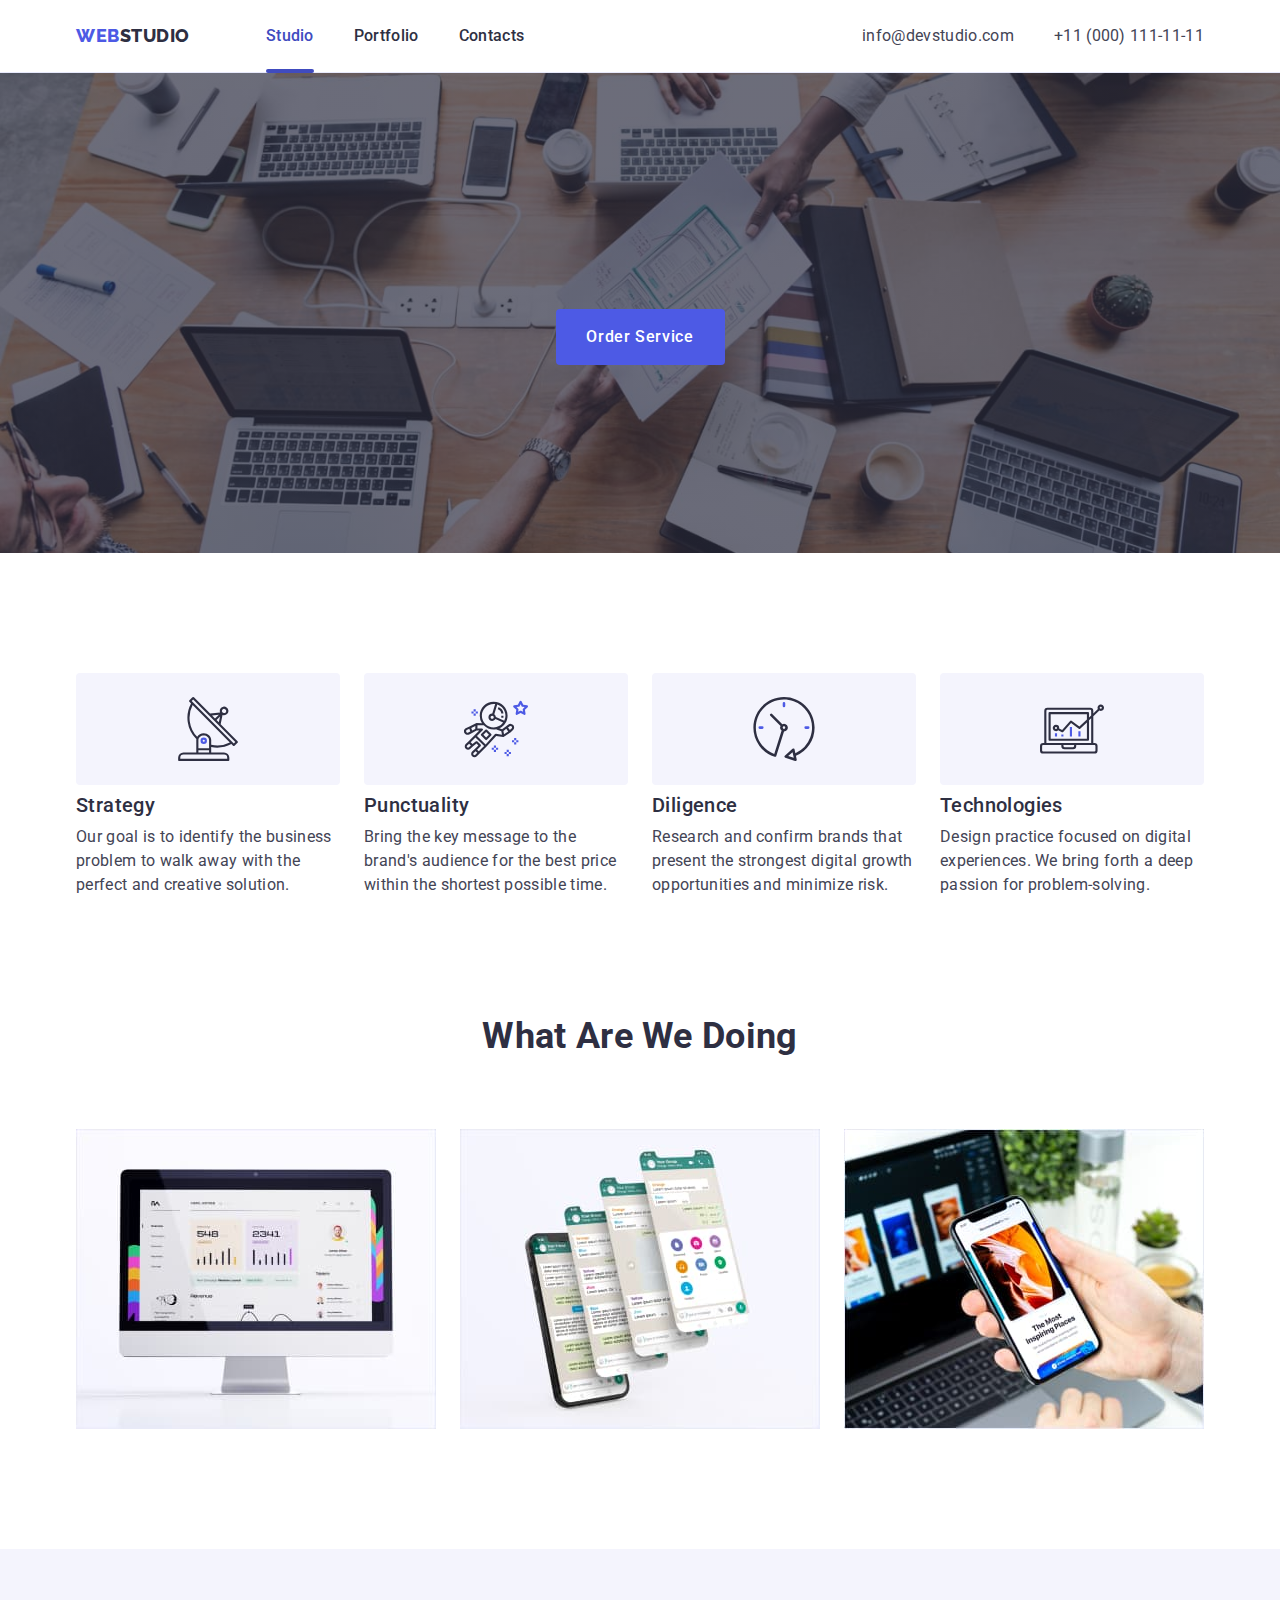
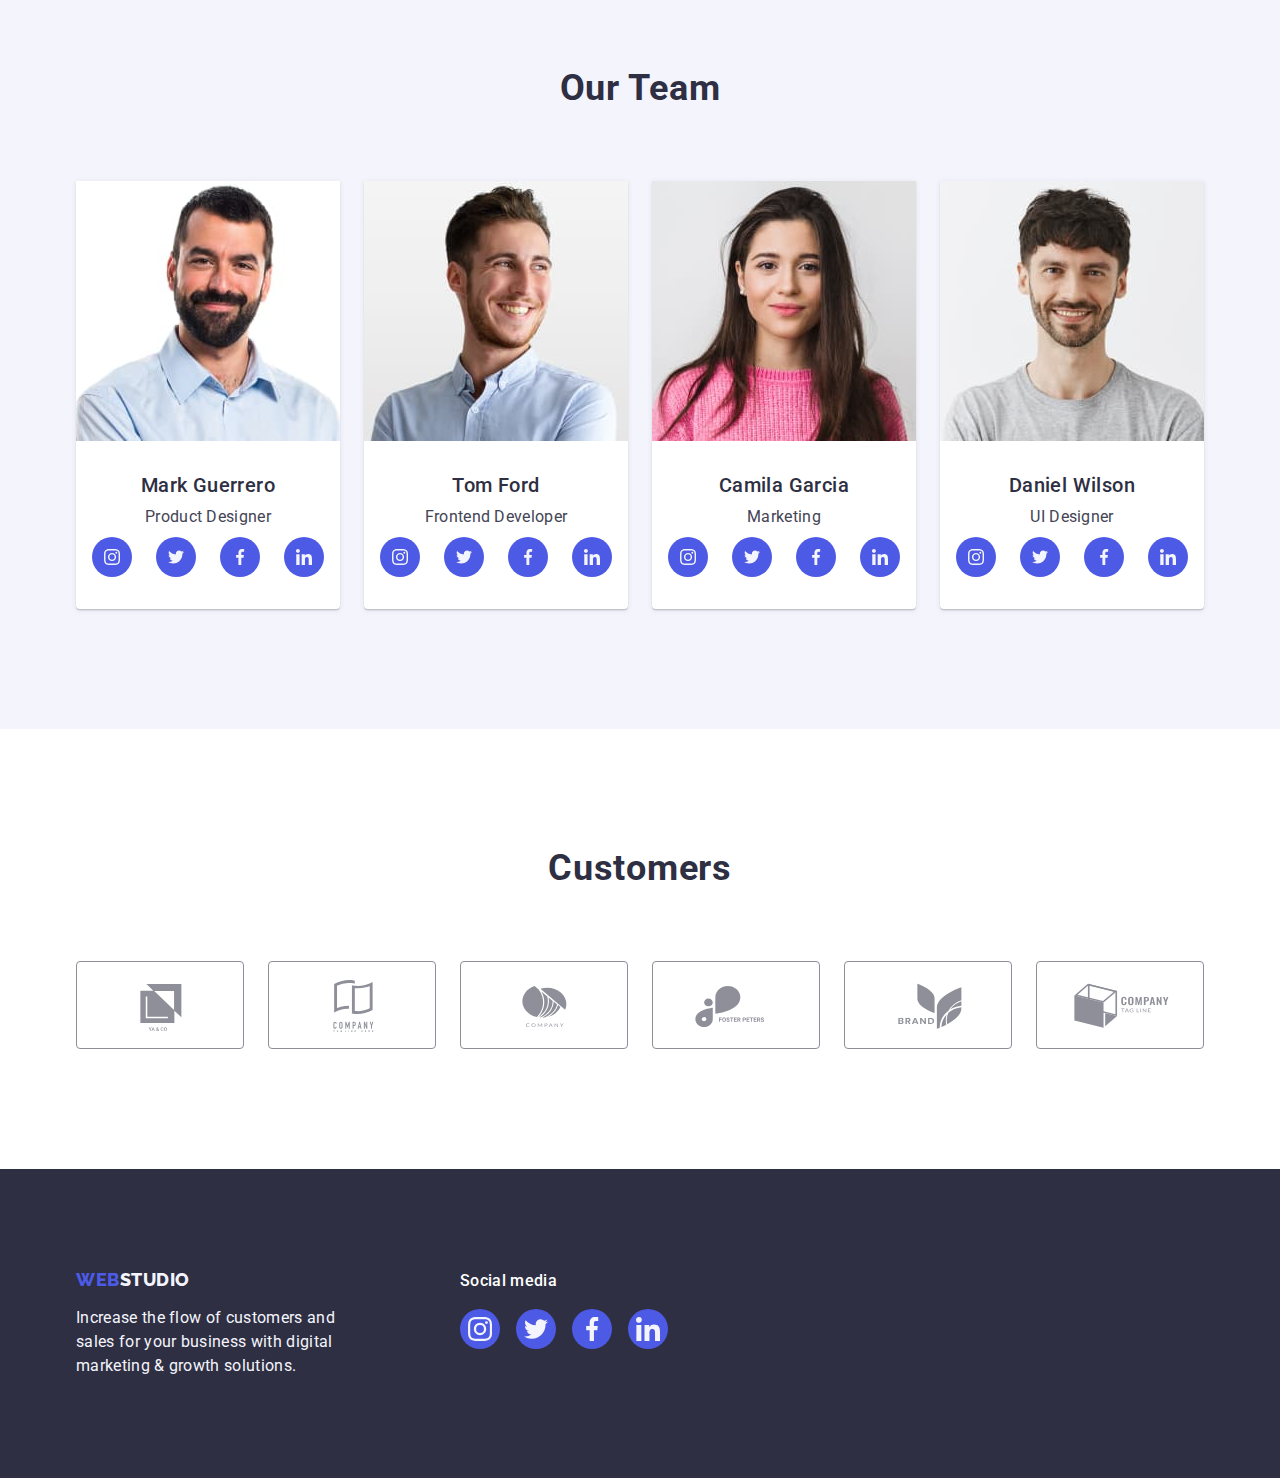
<file: index.html>
<!DOCTYPE html>
<html lang="en">
<head>
    <meta charset="UTF-8" />
    <meta name="viewport" content="width=device-width, initial-scale=1.0" />
    <title>WEBStudio</title>
    <link rel="preconnect" href="https://fonts.googleapis.com" />
    <link rel="preconnect" href="https://fonts.gstatic.com" crossorigin />
    <link
    href="https://fonts.googleapis.com/css2?family=Raleway:wght@800&family=Roboto:wght@400;500;700&display=swap"
    rel="stylesheet"
    />
    <link
    rel="stylesheet"
    href="https://cdnjs.cloudflare.com/ajax/libs/modern-normalize/0.6.0/modern-normalize.min.css"
    />
    <link rel="stylesheet" href="./css/styles.css" />
</head>
<body>
    <header class="page-header">
    <div class="container page-header-container">
        <nav class="page-nav">
        <a class="logo link" href="./index.html" >Web<span class="highlight">Studio</span></a>
        <ul class="menu list">
            <li class="menu-item">
            <a class="menu-link first link menu-link-txt" href="./index.html">Studio</a>
            </li>
            <li class="menu-item">
            <a class="menu-link link menu-link-txt" href="./portfolio.html">Portfolio</a>
            </li>
            <li class="menu-item">
            <a class="menu-link link menu-link-txt" href="">Contacts</a>
            </li>
        </ul>
        </nav>
        <address class="contacts">
        <ul class="page-contact list">
            <li class="contact-item">
            <a class="contact-mt link" href="mailto:info@devstudio.com"
                >info@devstudio.com</a
            >
            </li>
            <li class="contact-item">
            <a class="contact-mt link" href="tel:+110001111111"
                >+11 (000) 111-11-11</a
            >
            </li>
        </ul>
        </address>
    </div>
    </header>

    <main>
    <section class="designation">
        <div class="container">
        <h1 class="designation-title"
            Effective Solutions for Your Business
        </h1>
        <button data-modal-open class="order-button" type="button">
            Order Service
        </button>
        </div>
    </section>
    <section class="advantage">
        <div class="container">
        <h2 class="visually-hidden">Why Choose Us</h2>
        <ul class="advantage-list list">
                    <li class="adv-qual">
                        <div class="adv-link-wrapper">
                            <svg class="adv-icon" aria-label="antenna" width="64" height="64">
                                <use href="./images/icons.svg#icon-antenna"></use>
                            </svg>
                        </div>
                        <h3 class="title-adv">Strategy</h3>
                        <p class="defin-adv">Our goal is to identify the business problem to walk away with the
                            perfect and creative solution.</p>
                    </li>
                    <li class="adv-qual">
                        <div class="adv-link-wrapper">
                            <svg class="adv-icon" aria-label="astronaut" width="64" height="64">
                                <use href="./images/icons.svg#icon-astronaut"></use>
                            </svg>
                        </div>
                        <h3 class="title-adv">Punctuality</h3>
                        <p class="defin-adv">Bring the key message to the brand's audience for the best price
                            within the shortest possible time.</p>
                    </li>
                    <li class="adv-qual">
                        <div class="adv-link-wrapper">
                            <svg class="adv-icon" aria-label="clock" width="64" height="64">
                                <use href="./images/icons.svg#icon-clock"></use>
                            </svg>
                        </div>
                        <h3 class="title-adv">Diligence</h3>
                        <p class="defin-adv">Research and confirm brands that present the strongest digital
                            growth opportunities and minimize risk.</p>
                    </li>
                    <li class="adv-qual">
                        <div class="adv-link-wrapper">
                            <svg class="adv-icon" aria-label="diagram" width="64" height="64">
                                <use href="./images/icons.svg#icon-diagram"></use>
                            </svg>
                        </div>
                        <h3 class="title-adv">Technologies</h3>
                        <p class="defin-adv">Design practice focused on digital experiences. We bring forth a
                            deep passion for problem-solving.</p>
                    </li>
        </ul>
        </div>
    </section>
    <section class="ourwork">
        <div class="container">
        <h2 class="ourwork-title title-posit">What are we doing</h2>
        <ul class="ourwork-list list">
            <li class="ourwork-art">
            <img src="./images/img1.jpg" alt="tablet" />
            </li>
            <li class="ourwork-art">
            <img src="./images/img2.jpg" alt="smartphone" />
            </li>
            <li class="ourwork-art">
            <img src="./images/img3.jpg" alt="smartphone-notedook" />
            </li>
        </ul>
        </div>
    </section>
    <section class="employ">
        <div class="container">
          <h2 class="employ-title second-h">Our Team</h2>
          <ul class="employ-list list">
            <li class="employ-item">
                        <img src="./images/img(1).jpg" alt="mark-guerro" width="264" height="260" />
                        <div class="empl-item-wrapper">
                            <h3 class="empl third-h">Mark Guerrero</h3>
                            <p class="empl-prof">Product Designer</p>
                            <ul class="empl-list-of-icons">
                                <li class="empl-soc-item">
                                    <a href="" class="empl-soc-link">
                                        <svg class="empl-soc-icon" aria-label="instagram icon" width="16" height="16">
                                            <use href="./images/icons.svg#icon-instagram-1"></use>
                                        </svg>
                                    </a>
                                </li>
                                <li class="empl-soc-item">
                                    <a href="" class="empl-soc-link">
                                        <svg class="empl-soc-icon" aria-label="instagram icon" width="16" height="16">
                                            <use href="./images/icons.svg#icon-twitter-2"></use>
                                        </svg>
                                    </a>
                                </li>
                                <li class="empl-soc-item">
                                    <a href="" class="empl-soc-link">
                                        <svg class="empl-soc-icon" aria-label="instagram icon" width="16" height="16">
                                            <use href="./images/icons.svg#icon-facebook-3"></use>
                                        </svg>
                                    </a>
                                </li>
                                <li class="empl-soc-item">
                                    <a href="" class="empl-soc-link">
                                        <svg class="empl-soc-icon" aria-label="instagram icon" width="16" height="16">
                                            <use href="./images/icons.svg#icon-linkedin-4"></use>
                                        </svg>
                                    </a>
                                </li>
                            </ul>
                        </div>
                    </li>
                    <li class="employ-item">

                        <img src="./images/img(2).jpg" alt="tom-ford" width="264" height="260" />
                        <div class="empl-item-wrapper">
                            <h3 class="empl third-h">Tom Ford</h3>
                            <p class="empl-prof">Frontend Developer</p>
                            <ul class="empl-list-of-icons">
                                <li class="empl-soc-item">
                                    <a href="" class="empl-soc-link">
                                        <svg class="empl-soc-icon" aria-label="instagram icon" width="16" height="16">
                                            <use href="./images/icons.svg#icon-instagram-1"></use>
                                        </svg>
                                    </a>
                                </li>
                                <li class="empl-soc-item">
                                    <a href="" class="empl-soc-link">
                                        <svg class="empl-soc-icon" aria-label="instagram icon" width="16" height="16">
                                            <use href="./images/icons.svg#icon-twitter-2"></use>
                                        </svg>
                                    </a>
                                </li>
                                <li class="empl-soc-item">
                                    <a href="" class="empl-soc-link">
                                        <svg class="empl-soc-icon" aria-label="instagram icon" width="16" height="16">
                                            <use href="./images/icons.svg#icon-facebook-3"></use>
                                        </svg>
                                    </a>
                                </li>
                                <li class="empl-soc-item">
                                    <a href="" class="empl-soc-link">
                                        <svg class="empl-soc-icon" aria-label="instagram icon" width="16" height="16">
                                            <use href="./images/icons.svg#icon-linkedin-4"></use>
                                        </svg>
                                    </a>
                                </li>
                            </ul>
                        </div>
                    </li>
                    <li class="employ-item">

                        <img src="./images/img(3).jpg" alt="camila-garcia" width="264" height="260" />
                        <div class="empl-item-wrapper">
                            <h3 class="empl third-h">Camila Garcia</h3>
                            <p class="empl-prof">Marketing</p>
                            <ul class="empl-list-of-icons">
                                <li class="empl-soc-item">
                                    <a href="" class="empl-soc-link">
                                        <svg class="empl-soc-icon" aria-label="instagram icon" width="16" height="16">
                                            <use href="./images/icons.svg#icon-instagram-1"></use>
                                        </svg>
                                    </a>
                                </li>
                                <li class="empl-soc-item">
                                    <a href="" class="empl-soc-link">
                                        <svg class="empl-soc-icon" aria-label="instagram icon" width="16" height="16">
                                            <use href="./images/icons.svg#icon-twitter-2"></use>
                                        </svg>
                                    </a>
                                </li>
                                <li class="empl-soc-item">
                                    <a href="" class="empl-soc-link">
                                        <svg class="empl-soc-icon" aria-label="instagram icon" width="16" height="16">
                                            <use href="./images/icons.svg#icon-facebook-3"></use>
                                        </svg>
                                    </a>
                                </li>
                                <li class="empl-soc-item">
                                    <a href="" class="empl-soc-link">
                                        <svg class="empl-soc-icon" aria-label="instagram icon" width="16" height="16">
                                            <use href="./images/icons.svg#icon-linkedin-4"></use>
                                        </svg>
                                    </a>
                                </li>
                            </ul>
                        </div>
                    </li>
                    <li class="employ-item">
                        <img src="./images/img(4).jpg" alt="daniel-wilson" width="264" height="260" />
                        <div class="empl-item-wrapper">
                            <h3 class="empl third-h">Daniel Wilson</h3>
                            <p class="empl-prof">UI Designer</p>
                            <ul class="empl-list-of-icons">
                                <li class="empl-soc-item">
                                    <a href="" class="empl-soc-link">
                                        <svg class="empl-soc-icon" aria-label="instagram icon" width="16" height="16">
                                            <use href="./images/icons.svg#icon-instagram-1"></use>
                                        </svg>
                                    </a>
                                </li>
                                <li class="empl-soc-item">
                                    <a href="" class="empl-soc-link">
                                        <svg class="empl-soc-icon" aria-label="instagram icon" width="16" height="16">
                                            <use href="./images/icons.svg#icon-twitter-2"></use>
                                        </svg>
                                    </a>
                                </li>
                                <li class="empl-soc-item">
                                    <a href="" class="empl-soc-link">
                                        <svg class="empl-soc-icon" aria-label="instagram icon" width="16" height="16">
                                            <use href="./images/icons.svg#icon-facebook-3"></use>
                                        </svg>
                                    </a>
                                </li>
                                <li class="empl-soc-item">
                                    <a href="" class="empl-soc-link">
                                        <svg class="empl-soc-icon" aria-label="instagram icon" width="16" height="16">
                                            <use href="./images/icons.svg#icon-linkedin-4"></use>
                                        </svg>
                                    </a>
                                </li>
                            </ul>
                        </div>
                    </li>
          </ul>
        </div>
    </section>
    <section class="customer section">
            <div class="container">
                <h2 class="section-title second-h">Customers</h2>
                <ul class="customer-list">
                    <li class="customer-item">
                        <a href="" class="customer-link"><svg class="customer-icon" aria-label="logo-1" width="104"
                                height="56">
                                <use href="./images/icons.svg#icon-logo-1"></use>
                            </svg></a>
                    </li>
                    <li class="customer-item">
                        <a href="" class="customer-link"><svg class="customer-icon" aria-label="logo-2" width="104"
                                height="56">
                                <use href="./images/icons.svg#icon-logo-2"></use>
                            </svg></a>
                    </li>
                    <li class="customer-item">
                        <a href="" class="customer-link"><svg class="customer-icon" aria-label="logo-3" width="104"
                                height="56">
                                <use href="./images/icons.svg#icon-logo-3"></use>
                            </svg></a>
                    </li>
                    <li class="customer-item">
                        <a href="" class="customer-link"><svg class="customer-icon" aria-label="logo-4" width="104"
                                height="56">
                                <use href="./images/icons.svg#icon-logo-4"></use>
                            </svg></a>
                    </li>
                    <li class="customer-item">
                        <a href="" class="customer-link"><svg class="customer-icon" aria-label="logo-5" width="104"
                                height="56">
                                <use href="./images/icons.svg#icon-logo-5"></use>
                            </svg></a>
                    </li>
                    <li class="customer-item">
                        <a href="" class="customer-link"><svg class="customer-icon" aria-label="logo-6" width="104"
                                height="56">
                                <use href=./images/icons.svg#icon-logo-6 width="104" height="56"></use>
                            </svg></a>
                    </li>
                </ul>
            </div>
        </section>
    </main>
    <footer class="page-footer">
        <div class="footer container">
            <div class="footer-logo">
                <a class="logo link " href="./index.html" >
                    Web<span class="logo-highlight">Studio</span>
                </a>
                <p class="footer-txt-logo txt">
                    Increase the flow of customers and
                    sales for your business with digital
                    marketing & growth solutions.
                </p>
            </div>
            <div class="footer-soc">
                <p class="footer-txt-soc accent">Social media</p>
                <ul class="footer-soc-list">
                    <li class="footer-soc-item">
                        <a href="" class="footer-soc-link">
                            <svg class="footer-soc-icon" width="24" height="24">
                                <use href="./images/icons.svg#icon-instagram-1"></use>
                            </svg>
                        </a>
                    </li>
                    <li class="footer-soc-item">
                        <a href="" class="footer-soc-link">
                            <svg class="footer-soc-icon" width="24" height="24">
                                <use href="./images/icons.svg#icon-twitter-2"></use>
                            </svg>
                        </a>
                    </li>
                    <li class="footer-soc-item">
                        <a href="" class="footer-soc-link">
                            <svg class="footer-soc-icon" width="24" height="24">
                                <use href="./images/icons.svg#icon-facebook-3"></use>
                            </svg>
                        </a>
                    </li>
                    <li class="footer-soc-item">
                        <a href="" class="footer-soc-link">
                            <svg class="footer-soc-icon" width="24" height="24">
                                <use href="./images/icons.svg#icon-linkedin-4"></use>
                            </svg>
                        </a>
                    </li>
                </ul>
            </div>
        </div>
    </footer>
    <div class="backdrop is-hidden" data-modal>
        <div class="modal">
            <button class="modal-btn" type="button" data-modal-close>
                <svg class="modal-icon" width="8" height="8">
                    <use href="./images/icons.svg#x-close"></use>
                </svg>
            </button>
        </div>
    </div>
    <script src="./js/modal.js"></script>
</body>
</html>
</file>
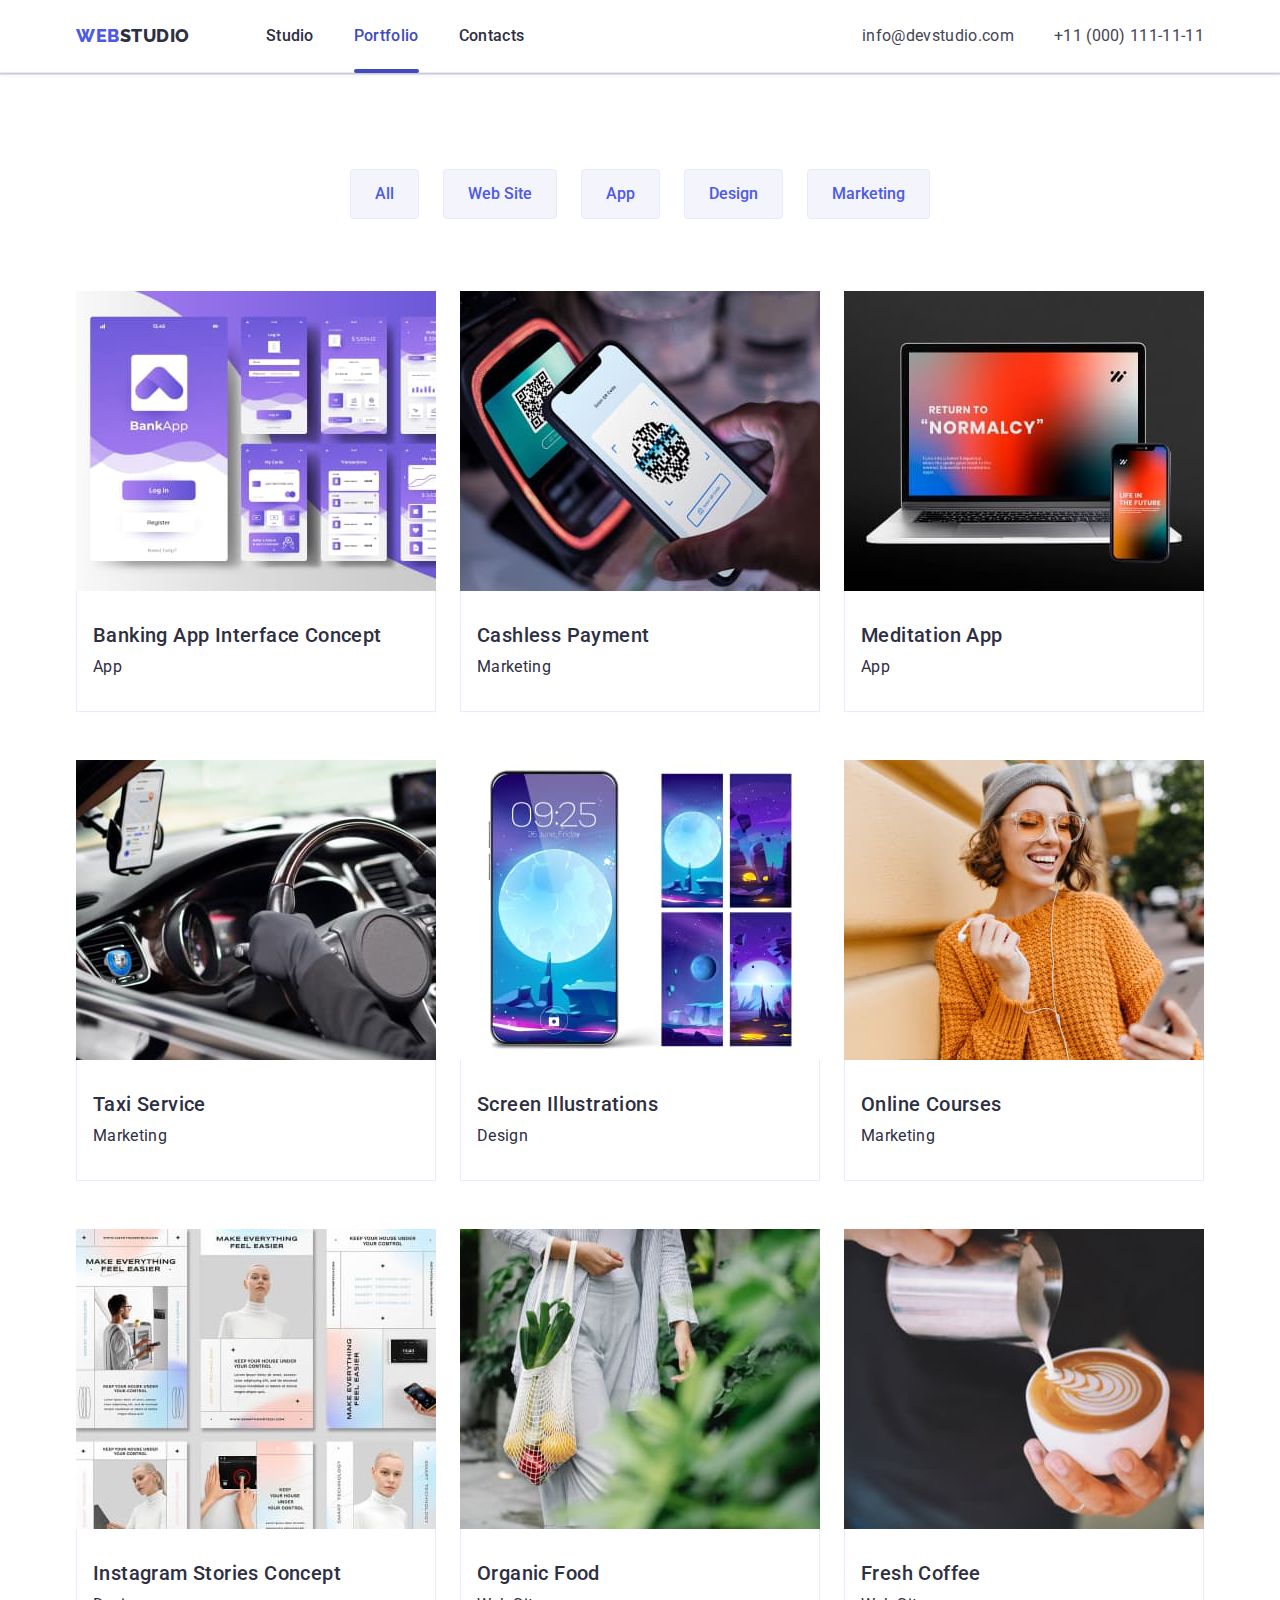
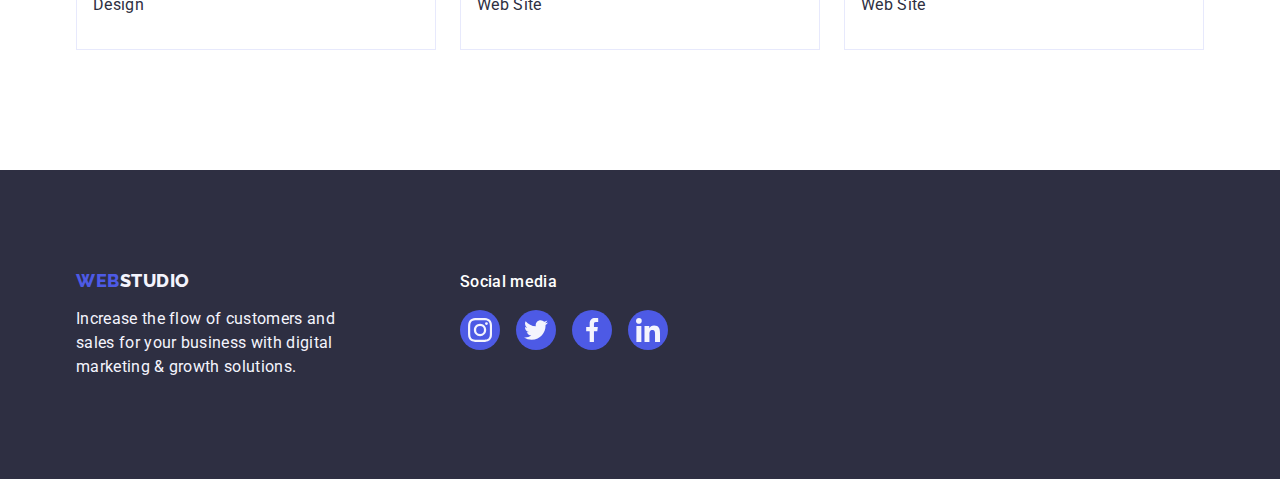
<file: portfolio.html>
<!DOCTYPE html>
<html lang="en">
  <head>
    <meta charset="UTF-8" />
    <meta name="viewport" content="width=device-width, initial-scale=1.0" />
    <title>Portfolio</title>
    <link rel="preconnect" href="https://fonts.googleapis.com" />
    <link rel="preconnect" href="https://fonts.gstatic.com" crossorigin />
    <link
      href="https://fonts.googleapis.com/css2?family=Raleway:wght@800&family=Roboto:wght@400;500;700&display=swap"
      rel="stylesheet"
    />
    <link
      rel="stylesheet"
      href="https://cdnjs.cloudflare.com/ajax/libs/modern-normalize/0.6.0/modern-normalize.min.css"
    />
    <link rel="stylesheet" href="./css/styles.css" />
  </head>
  <body>
    <header class="page-header">
      <div class="container page-header-container">
        <nav class="page-nav">
          <a class="logo link" href="./index.html"
            >Web<span class="highlight">Studio</span></a
          >
          <ul class="menu list">
            <li class="menu-item">
              <a class="menu-link link menu-link-txt" href="./index.html"
                >Studio</a
              >
            </li>
            <li class="menu-item">
              <a
                class="menu-link first link menu-link-txt"
                href="./portfolio.html"
                >Portfolio</a
              >
            </li>
            <li class="menu-item">
              <a class="menu-link link menu-link-txt" href="">Contacts</a>
            </li>
          </ul>
        </nav>
        <address class="contacts">
          <ul class="page-contact list">
            <li class="contact-item">
              <a class="contact-mt link" href="mailto:info@devstudio.com"
                >info@devstudio.com</a
              >
            </li>
            <li class="contact-item">
              <a class="contact-mt link" href="tel:+110001111111"
                >+11 (000) 111-11-11</a
              >
            </li>
          </ul>
        </address>
      </div>
    </header>
    <main>
      <section class="filters section">
        <div class="filters-box container">
          <h1 class="hero-filter visually-hidden">Filters</h1>
          <ul class="filters-btn-list list">
            <li class="btn-item">
              <button class="btn-filter" type="button">All</button>
            </li>
            <li class="btn-item">
              <button class="btn-filter" type="button">Web Site</button>
            </li>
            <li class="btn-item">
              <button class="btn-filter" type="button">App</button>
            </li>
            <li class="btn-item">
              <button class="btn-filter" type="button">Design</button>
            </li>
            <li class="btn-item">
              <button class="btn-filter" type="button">Marketing</button>
            </li>
          </ul>
          <ul class="filters-list list">
            <li class="filters-item">
              <a class="filters-link link" href="">
                <div class="filters-image-wrapper">
                  <img
                    class="portfolio-image"
                    src="./images/img20.jpg"
                    alt="different-screen-bank-app"
                    width="360"
                    height="300"
                  />
                  <p class="overlay-text overlay">
                    14 Stylish and User-Friendly App Design Concepts · Task
                    Manager App · Calorie Tracker App · Exotic Fruit Ecommerce
                    App · Cloud Storage App
                  </p>
                </div>
                <div class="filters-title-box">
                  <h2 class="header-three filters-title">
                    Banking App Interface Concept
                  </h2>
                  <p class="fltr-bx-text text">App</p>
                </div>
              </a>
            </li>
            <li class="filters-item">
              <a class="filters-link link" href="">
                <div class="filters-image-wrapper">
                  <img
                    class="portfolio-image"
                    src="./images/img21.jpg"
                    alt="different-screen-bank-app"
                    width="360"
                    height="300"
                  />
                  <p class="overlay-text overlay">
                    14 Stylish and User-Friendly App Design Concepts · Task
                    Manager App · Calorie Tracker App · Exotic Fruit Ecommerce
                    App · Cloud Storage App
                  </p>
                </div>
                <div class="filters-title-box">
                  <h2 class="header-three filters-title">Cashless Payment</h2>
                  <p class="fltr-bx-text text">Marketing</p>
                </div>
              </a>
            </li>
            <li class="filters-item">
              <a class="filters-link link" href="">
                <div class="filters-image-wrapper">
                  <img
                    class="portfolio-image"
                    src="./images/img22.jpg"
                    alt="different-screen-bank-app"
                    width="360"
                    height="300"
                  />
                  <p class="overlay-text overlay">
                    14 Stylish and User-Friendly App Design Concepts · Task
                    Manager App · Calorie Tracker App · Exotic Fruit Ecommerce
                    App · Cloud Storage App
                  </p>
                </div>
                <div class="filters-title-box">
                  <h2 class="header-three filters-title">Meditation App</h2>
                  <p class="fltr-bx-text text">App</p>
                </div>
              </a>
            </li>
            <li class="filters-item">
              <a class="filters-link link" href="">
                <div class="filters-image-wrapper">
                  <img
                    class="portfolio-image"
                    src="./images/img23.jpg"
                    alt="different-screen-bank-app"
                    width="360"
                    height="300"
                  />
                  <p class="overlay-text overlay">
                    14 Stylish and User-Friendly App Design Concepts · Task
                    Manager App · Calorie Tracker App · Exotic Fruit Ecommerce
                    App · Cloud Storage App
                  </p>
                </div>
                <div class="filters-title-box">
                  <h2 class="header-three filters-title">Taxi Service</h2>
                  <p class="fltr-bx-text text">Marketing</p>
                </div>
              </a>
            </li>
            <li class="filters-item">
              <a class="filters-link link" href="">
                <div class="filters-image-wrapper">
                  <img
                    class="portfolio-image"
                    src="./images/img24.jpg"
                    alt="different-screen-bank-app"
                    width="360"
                    height="300"
                  />
                  <p class="overlay-text overlay">
                    14 Stylish and User-Friendly App Design Concepts · Task
                    Manager App · Calorie Tracker App · Exotic Fruit Ecommerce
                    App · Cloud Storage App
                  </p>
                </div>
                <div class="filters-title-box">
                  <h2 class="header-three filters-title">
                    Screen Illustrations
                  </h2>
                  <p class="fltr-bx-text text">Design</p>
                </div>
              </a>
            </li>
            <li class="filters-item">
              <a class="filters-link link" href="">
                <div class="filters-image-wrapper">
                  <img
                    class="portfolio-image"
                    src="./images/img25.jpg"
                    alt="different-screen-bank-app"
                    width="360"
                    height="300"
                  />
                  <p class="overlay-text overlay">
                    14 Stylish and User-Friendly App Design Concepts · Task
                    Manager App · Calorie Tracker App · Exotic Fruit Ecommerce
                    App · Cloud Storage App
                  </p>
                </div>
                <div class="filters-title-box">
                  <h2 class="header-three filters-title">Online Courses</h2>
                  <p class="fltr-bx-text text">Marketing</p>
                </div>
              </a>
            </li>
            <li class="filters-item">
              <a class="filters-link link" href="">
                <div class="filters-image-wrapper">
                  <img
                    class="portfolio-image"
                    src="./images/img26.jpg"
                    alt="different-screen-bank-app"
                    width="360"
                    height="300"
                  />
                  <p class="overlay-text overlay">
                    14 Stylish and User-Friendly App Design Concepts · Task
                    Manager App · Calorie Tracker App · Exotic Fruit Ecommerce
                    App · Cloud Storage App
                  </p>
                </div>
                <div class="filters-title-box">
                  <h2 class="header-three filters-title">
                    Instagram Stories Concept
                  </h2>
                  <p class="fltr-bx-text text">Design</p>
                </div>
              </a>
            </li>
            <li class="filters-item">
              <a class="filters-link link" href="">
                <div class="filters-image-wrapper">
                  <img
                    class="portfolio-image"
                    src="./images/img27.jpg"
                    alt="different-screen-bank-app"
                    width="360"
                    height="300"
                  />
                  <p class="overlay-text overlay">
                    14 Stylish and User-Friendly App Design Concepts · Task
                    Manager App · Calorie Tracker App · Exotic Fruit Ecommerce
                    App · Cloud Storage App
                  </p>
                </div>
                <div class="filters-title-box">
                  <h2 class="header-three filters-title">Organic Food</h2>
                  <p class="fltr-bx-text text">Web Site</p>
                </div>
              </a>
            </li>
            <li class="filters-item">
              <a class="filters-link link" href="">
                <div class="filters-image-wrapper">
                  <img
                    class="portfolio-image"
                    src="./images/img28.jpg"
                    alt="different-screen-bank-app"
                    width="360"
                    height="300"
                  />
                  <p class="overlay-text overlay">
                    14 Stylish and User-Friendly App Design Concepts · Task
                    Manager App · Calorie Tracker App · Exotic Fruit Ecommerce
                    App · Cloud Storage App
                  </p>
                </div>
                <div class="filters-title-box">
                  <h2 class="header-three filters-title">Fresh Coffee</h2>
                  <p class="fltr-bx-text text">Web Site</p>
                </div>
              </a>
            </li>
          </ul>
        </div>
      </section>
    </main>
    <footer class="page-footer">
      <div class="footer container">
        <div class="footer-logo">
          <a class="logo link" href="./index.html">
            Web<span class="logo-highlight">Studio</span>
          </a>
          <p class="footer-txt-logo txt">
            Increase the flow of customers and sales for your business with
            digital marketing & growth solutions.
          </p>
        </div>
        <div class="footer-soc">
          <p class="footer-txt-soc accent">Social media</p>
          <ul class="footer-soc-list">
            <li class="footer-soc-item">
              <a href="" class="footer-soc-link">
                <svg class="footer-soc-icon" width="24" height="24">
                  <use href="./images/icons.svg#icon-instagram-1"></use>
                </svg>
              </a>
            </li>
            <li class="footer-soc-item">
              <a href="" class="footer-soc-link">
                <svg class="footer-soc-icon" width="24" height="24">
                  <use href="./images/icons.svg#icon-twitter-2"></use>
                </svg>
              </a>
            </li>
            <li class="footer-soc-item">
              <a href="" class="footer-soc-link">
                <svg class="footer-soc-icon" width="24" height="24">
                  <use href="./images/icons.svg#icon-facebook-3"></use>
                </svg>
              </a>
            </li>
            <li class="footer-soc-item">
              <a href="" class="footer-soc-link">
                <svg class="footer-soc-icon" width="24" height="24">
                  <use href="./images/icons.svg#icon-linkedin-4"></use>
                </svg>
              </a>
            </li>
          </ul>
        </div>
      </div>
    </footer>
  </body>
</html>
</file>
<file: css/styles.css>
h1,
h2,
h3,
h4,
h5,
h6,
p {
  margin-top: 0;
  margin-bottom: 0;
}

ul,
ol {
  margin-top: 0;
  margin-bottom: 0;
  padding-left: 0;
  list-style-type: none;
}

img {
  display: block;
}
.txt {
  font-style: normal;
  font-weight: 400;
  font-size: 16px;
  line-height: 1.5;
  color: var(--body-color);
}
body {
  color: var(--body-color);
  background-color: var(--backgr-color);
  font-family: "Roboto", sans-serif;
  font-style: normal;
  font-size: 16px;
  line-height: 1.5;
  letter-spacing: 0.32px;
}

a {
  text-decoration: none;
}

button {
  cursor: pointer;
}

.container {
  width: 1158px;
  margin: 0 auto;
  padding-left: 15px;
  padding-right: 15px;
}

.visually-hidden {
  position: absolute;
  width: 1px;
  height: 1px;
  margin: -1px;
  border: 0;
  padding: 0;

  white-space: nowrap;
  clip-path: inset(100%);
  clip: rect(0 0 0 0);
  overflow: hidden;
}

.card-title-posit {
  margin-top: 0;
  margin-bottom: 8px;
}
.card-txt-posit {
  margin-bottom: 0;
}

.logo {
  display: inline-block;
  text-transform: uppercase;
  font-family: "Raleway", sans-serif;
  font-weight: 800;
  font-size: 18px;
  line-height: 1.17;
  letter-spacing: 0.03em;
  color: var(--subsid-color);
  margin-right: 76px;
}
.logo-footer {
  align-items: center;
  margin-right: 76px;
  display: inline-block;
  text-transform: uppercase;
  font-family: "Raleway", sans-serif;
  font-weight: 800;
  font-size: 18px;
  line-height: 1.17;
  letter-spacing: 0.03em;
  color: var(--subsid-color);
  margin-bottom: 16px;
}

.logo-ligh {
  color: var(--ancillary-color);
}

.logo-dark {
  color: var(--log-stud-col);
}

:root {
  --subsid-color: #4d5ae5;
  --logo-font: "Raleway", sans-serif;
  --dark-bgr: #2e2f42;
  --ancillary-color: #2e2f42;
  --backgr-color: #ffffff;
  --log-stud-col: #f4f4fd;
  --body-color: #434455;
  --backgr-button: #404bbf;
  --fold-button-color: #e7e9fc;
  --light-grey-color: #8e8f99;
  --green-color: #31d0aa;
  --main-gradient: linear-gradient(
    rgba(46, 47, 66, 0.7),
    rgba(46, 47, 66, 0.7)
  );
}

/*---------HEADER--------- */
.page-header {
  border-bottom: 1px solid #e7e9fc;
  background-color: #fff;
  box-shadow: 0px 2px 1px rgba(46, 47, 66, 0.08),
    0px 1px 1px rgba(46, 47, 66, 0.16), 0px 1px 6px rgba(46, 47, 66, 0.08);
}
.menu-item {
  color: var(--backgr-button);
  transition: color 250ms cubic-bezier(0.4, 0, 0.2, 1);
}

.page-header-container {
  display: flex;
  align-items: center;
}
.highlight {
  color: var(--ancillary-color);
}
.page-nav {
  display: flex;
  align-items: center;
}
.page-nav:last-child {
  margin-right: 0px;
}

.menu {
  display: flex;
  gap: 40px;
}

.menu-link {
  display: block;
  padding-top: 24px;
  padding-bottom: 24px;
  position: relative;
  transition: color 250ms cubic-bezier(0.4, 0, 0.2, 1);
}
.menu-link.first::after {
  content: "";
  display: block;
  width: 100%;
  height: 4px;
  border-radius: 2px;
  background-color: var(--backgr-button);
  position: absolute;
  bottom: -1px;
  left: 0;
}

.menu-link:hover,
.menu-link:focus {
  color: var(--backgr-button);
}
.menu-link-txt {
  color: var(--dark-bgr);
  font-weight: 500;
  line-height: 1.5;
  letter-spacing: 0.02em;
}
.first {
  color: var(--backgr-button);
}

.contacts {
  display: flex;
  margin-left: auto;
  font-style: normal;
}

.page-contact {
  display: flex;
}
.contact-item {
  margin-right: 40px;
}
.contact-item:last-child {
  margin-right: 0px;
}

.contact-mt {
  display: flex;
  padding-top: 24px;
  padding-bottom: 24px;
  font-weight: 400;
  font-size: 16px;
  line-height: 1.5;
  letter-spacing: 0.02em;
  color: var(--secondary-text-color);
  transition: color 250ms cubic-bezier(0.4, 0, 0.2, 1);
}
.contact-mt:hover,
.contact-mt:focus {
  color: var(--backgr-button);
}

/*---------DESIGNATION--------- */

.designation {
  padding: 188px 0;
  margin: 0 auto;
  max-width: 1440px;
  background-color: var(--ancillary-color);
  background-image: var(--main-gradient), url(../images/people-office.jpg);
  background-repeat: no-repeat;
  background-position: center;
  background-size: cover;
}
.order-button {
  display: block;
  padding: 0;
  margin-left: auto;
  margin-right: auto;
  min-width: 169px;
  height: 56px;
  border: none;
  margin-top: 48px;
  align-items: center;
  justify-content: center;
  font-family: "Roboto", sans-serif;
  color: var(--backgr-color);
  background-color: var(--subsid-color);
  font-style: normal;
  font-weight: 500;
  font-size: 16px;
  line-height: 1.5;
  letter-spacing: 0.04em;
  cursor: pointer;
  border-radius: 4px;
  transition-property: background-color;
  transition-duration: 250ms;
  transition-timing-function: cubic-bezier(0.4, 0, 0.2, 1);
}

.order-button:hover,
.order-button:focus {
  color: var(--backgr-color);
  background-color: #404bbf;
}

.designation-title {
  display: block;
  width: 496px;
  margin: 0 auto;
  text-align: center;
  font-weight: 700;
  font-size: 56px;
  line-height: 1.07;
  letter-spacing: 1.12px;
  color: var(--backgr-color);
}

/*---------ADVANTAGE--------- */
.advantage {
  padding: 120px 0;
}

.advantage-list {
  display: flex;
  gap: 24px;
}
.advantage-list .item:last-child {
  margin-right: 0px;
}
.adv-qual {
  width: calc((100% - 72px) / 4);
}

.title-adv {
  margin: 8px 0;
  font-weight: 500;
  font-size: 20px;
  line-height: 1.2;
  letter-spacing: 0.02em;
  color: var(--ancillary-color);
}
.defin-adv {
  letter-spacing: 0.02em;
  color: var(--body-color);
}
.adv-link-wrapper {
  display: flex;
  justify-content: center;
  align-items: center;
  height: 112px;
  border-radius: 4px;
  background-color: var(--log-stud-col);
  margin-bottom: 8px;
}

/*---------OURWORK--------- */

.ourwork {
  padding-bottom: 120px;
}

.ourwork-title {
  font-weight: 700;
  font-size: 36px;
  line-height: 1.11;
  text-align: center;
  text-transform: capitalize;
  color: var(--ancillary-color);
  margin-bottom: 72px;
}

.ourwork-list {
  display: flex;
  gap: 24px;
}
.ourwork-art {
  width: calc((100% - 48px) / 3);
}
/*---------EMPLOY--------- */
.employ {
  padding: 120px 0;
  background-color: var(--log-stud-col);
}
.empl-list-of-icons {
  display: flex;
  gap: 24px;
  justify-content: center;
  align-items: center;
}
.empl-item-wrapper {
  padding: 32px 0px;
}
.third-h {
  font-weight: 500;
  font-size: 20px;
  line-height: 1.2;
  letter-spacing: 0.02em;
  color: var(--ancillary-color);
}
.employ-title {
  margin-bottom: 72px;
}
.empl-soc-item {
  width: 40px;
  height: 40px;
}
.empl-soc-link {
  display: flex;
  justify-content: center;
  align-items: center;
  width: 100%;
  height: 100%;
  background-color: var(--subsid-color);
  border-radius: 50%;
  transition-property: background-color;
  transition-duration: 250ms;
  transition-timing-function: cubic-bezier(0.4, 0, 0.2, 1);
}
.empl-soc-link:hover,
.empl-soc-link:focus {
  background-color: var(--backgr-button);
}
.empl-soc-icon {
  fill: var(--log-stud-col);
}
.employ-list {
  display: flex;
  gap: 24px;
}

.employ-item {
  width: calc((100% - 24px * 3) / 4);
  background-color: var(--backgr-color);
  border-radius: 0px 0px 4px 4px;
  box-shadow: 0px 2px 1px 0px rgba(46, 47, 66, 0.08),
    0px 1px 1px 0px rgba(46, 47, 66, 0.16),
    0px 1px 6px 0px rgba(46, 47, 66, 0.08);
}
.employ-item:last-child {
  margin-right: 0;
}
.empl-card {
  padding: 32px 16px;
  box-shadow: 0px 2px 1px 0px rgba(46, 47, 66, 0.08),
    0px 1px 1px 0px rgba(46, 47, 66, 0.16),
    0px 1px 6px 0px rgba(46, 47, 66, 0.08);
}

.empl {
  margin-bottom: 8px;
  text-align: center;
}
.empl-prof {
  font-size: 16px;
  letter-spacing: 0.02em;
  line-height: 1.5;
  text-align: center;
  margin-bottom: 8px;
}
/*---------CUSTOMERS--------- */
.customer {
  padding: 120px 0;
}

.section-title {
  margin-bottom: 72px;
}

.customer-list {
  display: flex;
  gap: 24px;
  justify-content: center;
  align-items: center;
}

.customer-item {
  width: calc((100% - 120px) / 6);
  height: 88px;
}
.second-h {
  font-weight: 700;
  font-size: 36px;
  line-height: 1.11;
  text-align: center;
  letter-spacing: 0.02em;
  color: var(--ancillary-color);
}
.customer-link {
  display: flex;
  justify-content: center;
  align-items: center;
  width: 100%;
  height: 100%;
  border-radius: 4px;
  border: 1px solid #8e8f99;
  color: #8e8f99;
  transition: border-color 250ms cubic-bezier(0.4, 0, 0.2, 1),
    color 250ms cubic-bezier(0.4, 0, 0.2, 1);
}

.customer-icon {
  fill: currentColor;
}

.customer-link:hover,
.customer-link:focus {
  border-color: #404bbf;
  color: #404bbf;
}

/*---------FOOTER--------- */

.footer {
  display: flex;
  align-items: baseline;
}

.footer-logo {
  width: 264px;
  margin-right: 120px;
}

.page-footer {
  padding: 100px 0;
}

.page-footer .link {
  display: inline-block;
  margin: 0 0 16px 0;
  width: 100%;
  transition: color 250ms cubic-bezier(0.4, 0, 0.2, 1);
}

.page-footer .logo-highlight {
  color: var(--log-stud-col);
}

.page-footer {
  background-color: var(--ancillary-color);
}

.footer-txt-logo {
  color: var(--log-stud-col);
}

.footer-soc-list {
  display: flex;
  gap: 16px;
  justify-content: start;
  align-items: center;
}

.footer-soc-item {
  width: 40px;
  height: 40px;
}

.footer-soc-link {
  display: flex;
  justify-content: center;
  align-items: center;
  border-radius: 50%;
  width: 100%;
  height: 100%;
  background-color: var(--subsid-color);
  transition: background-color 250ms cubic-bezier(0.4, 0, 0.2, 1);
}

.footer-txt-soc {
  margin-bottom: 16px;
  color: var(--backgr-color);
  font-weight: 500;
}

.footer-soc-icon {
  fill: var(--log-stud-col);
}

.footer-soc-link:hover,
.footer-soc-link:focus {
  background-color: #31d0aa;
}
/*---------MODAL_BTN--------- */

.backdrop {
  position: fixed;
  top: 0;
  left: 0;
  width: 100%;
  height: 100%;
  background-color: rgba(46, 47, 66, 0.4);
  transition: opacity 250ms cubic-bezier(0.4, 0, 0.2, 1),
    visibility 250ms cubic-bezier(0.4, 0, 0.2, 1);
}

.backdrop.is-hidden {
  opacity: 0;
  pointer-events: none;
  visibility: hidden;
}

.modal {
  position: absolute;
  top: 50%;
  left: 50%;

  transform: translateX(-50%) translateY(-50%);

  width: 408px;
  min-height: 584px;
  border-radius: 4px;
  box-shadow: 0px 2px 1px 0px rgba(0, 0, 0, 0.2),
    0px 1px 3px 0px rgba(0, 0, 0, 0.12), 0px 1px 1px 0px rgba(0, 0, 0, 0.14);
  background-color: #fcfcfc;

  transition: transform 250ms cubic-bezier(0.4, 0, 0.2, 1);
}

.modal-btn {
  padding: 0;
  position: absolute;
  top: 24px;
  right: 24px;

  display: flex;
  justify-content: center;
  align-items: center;

  width: 24px;
  height: 24px;
  border-radius: 50%;
  border: 1px solid rgba(0, 0, 0, 0.1);
  background-color: #e7e9fc;

  transition: background-color 250ms cubic-bezier(0.4, 0, 0.2, 1),
    border 250ms cubic-bezier(0.4, 0, 0.2, 1);
}

.modal-btn:hover,
.modal-btn:focus {
  background-color: #404bbf;
  border: none;
  fill: #ffffff;
}

.modal-icon {
  fill: var(--ancillary-color);
  transition: fill 250ms cubic-bezier(0.4, 0, 0.2, 1);
}

.modal-btn:hover .modal-icon,
.modal-btn:focus .modal-icon {
  fill: #ffffff;
}

/*---------PORTFOLIO--------- */

.filters {
  padding-top: 96px;
  padding-bottom: 120px;
}

.filters-btn-list {
  display: flex;
  justify-content: center;
  gap: 24px;
  margin-bottom: 72px;
}

.btn-filter {
  padding: 12px 24px;
  background: #f4f4fd;
  border-radius: 4px;
  border: 1px solid #e7e9fc;

  font-family: "Roboto";
  font-style: normal;
  font-weight: 500;
  font-size: 16px;
  line-height: 1.5;
  color: #4d5ae5;

  transition: color 250ms cubic-bezier(0.4, 0, 0.2, 1),
    background-color 250ms cubic-bezier(0.4, 0, 0.2, 1),
    border-color 250ms cubic-bezier(0.4, 0, 0.2, 1),
    box-shadow 250ms cubic-bezier(0.4, 0, 0.2, 1);
}

.btn-filter:hover,
.btn-filter:focus {
  background-color: #404bbf;
  color: #ffffff;
  cursor: pointer;
  border: 1px solid transparent;
  box-shadow: 0px 3px 1px rgba(0, 0, 0, 0.1), 0px 2px 1px rgba(0, 0, 0, 0.08),
    0px 2px 2px rgba(0, 0, 0, 0.12);
}

.filters-list {
  display: flex;
  flex-wrap: wrap;
  column-gap: 24px;
  row-gap: 48px;
}

.filters-item {
  display: block;
  transition: box-shadow 250ms cubic-bezier(0.4, 0, 0.2, 1);
  width: calc((100% - 24px * 2) / 3);
}

.filters-title-box {
  display: block;
  padding: 32px 16px;
  border: 1px solid #e7e9fc;
  border-top: none;
}

.filters-title {
  text-align: left;
  margin-bottom: 8px;
  font-size: 20px;
  font-style: normal;
  font-weight: 500;
  line-height: 24px;
  letter-spacing: 0.4px;
  color: var(--ancillary-color);
}

.filters-image-wrapper {
  position: relative;
  overflow: hidden;
}

.overlay {
  position: absolute;
  top: 0;
  left: 0;
  font-size: 16px;
  line-height: 1.5;
  letter-spacing: 0.02em;
  color: var(--log-stud-col);
  padding: 40px 32px;
  width: 100%;
  height: 100%;
  transform: translateY(100%);
  padding: 40px 32px;
  background-color: var(--subsid-color);
  transition: transform 250ms cubic-bezier(0.4, 0, 0.2, 1);
}
.fltr-bx-text {
  font-size: 16px;
  font-style: normal;
  font-weight: 400;
  line-height: 24px;
  letter-spacing: 0.32px;
  color: var(--ancillary-color);
}
.filters-link {
  display: block;
  transition: box-shadow 250ms cubic-bezier(0.4, 0, 0.2, 1);
}

.filters-link:hover {
  box-shadow: 0px 1px 6px rgba(46, 47, 66, 0.08),
    0px 1px 1px rgba(46, 47, 66, 0.16), 0px 2px 1px rgba(46, 47, 66, 0.08);
}

.filters-link:hover .overlay {
  transform: translateY(0);
}
.filters-link:focus .overlay {
  transform: translateY(0);
}
</file>
